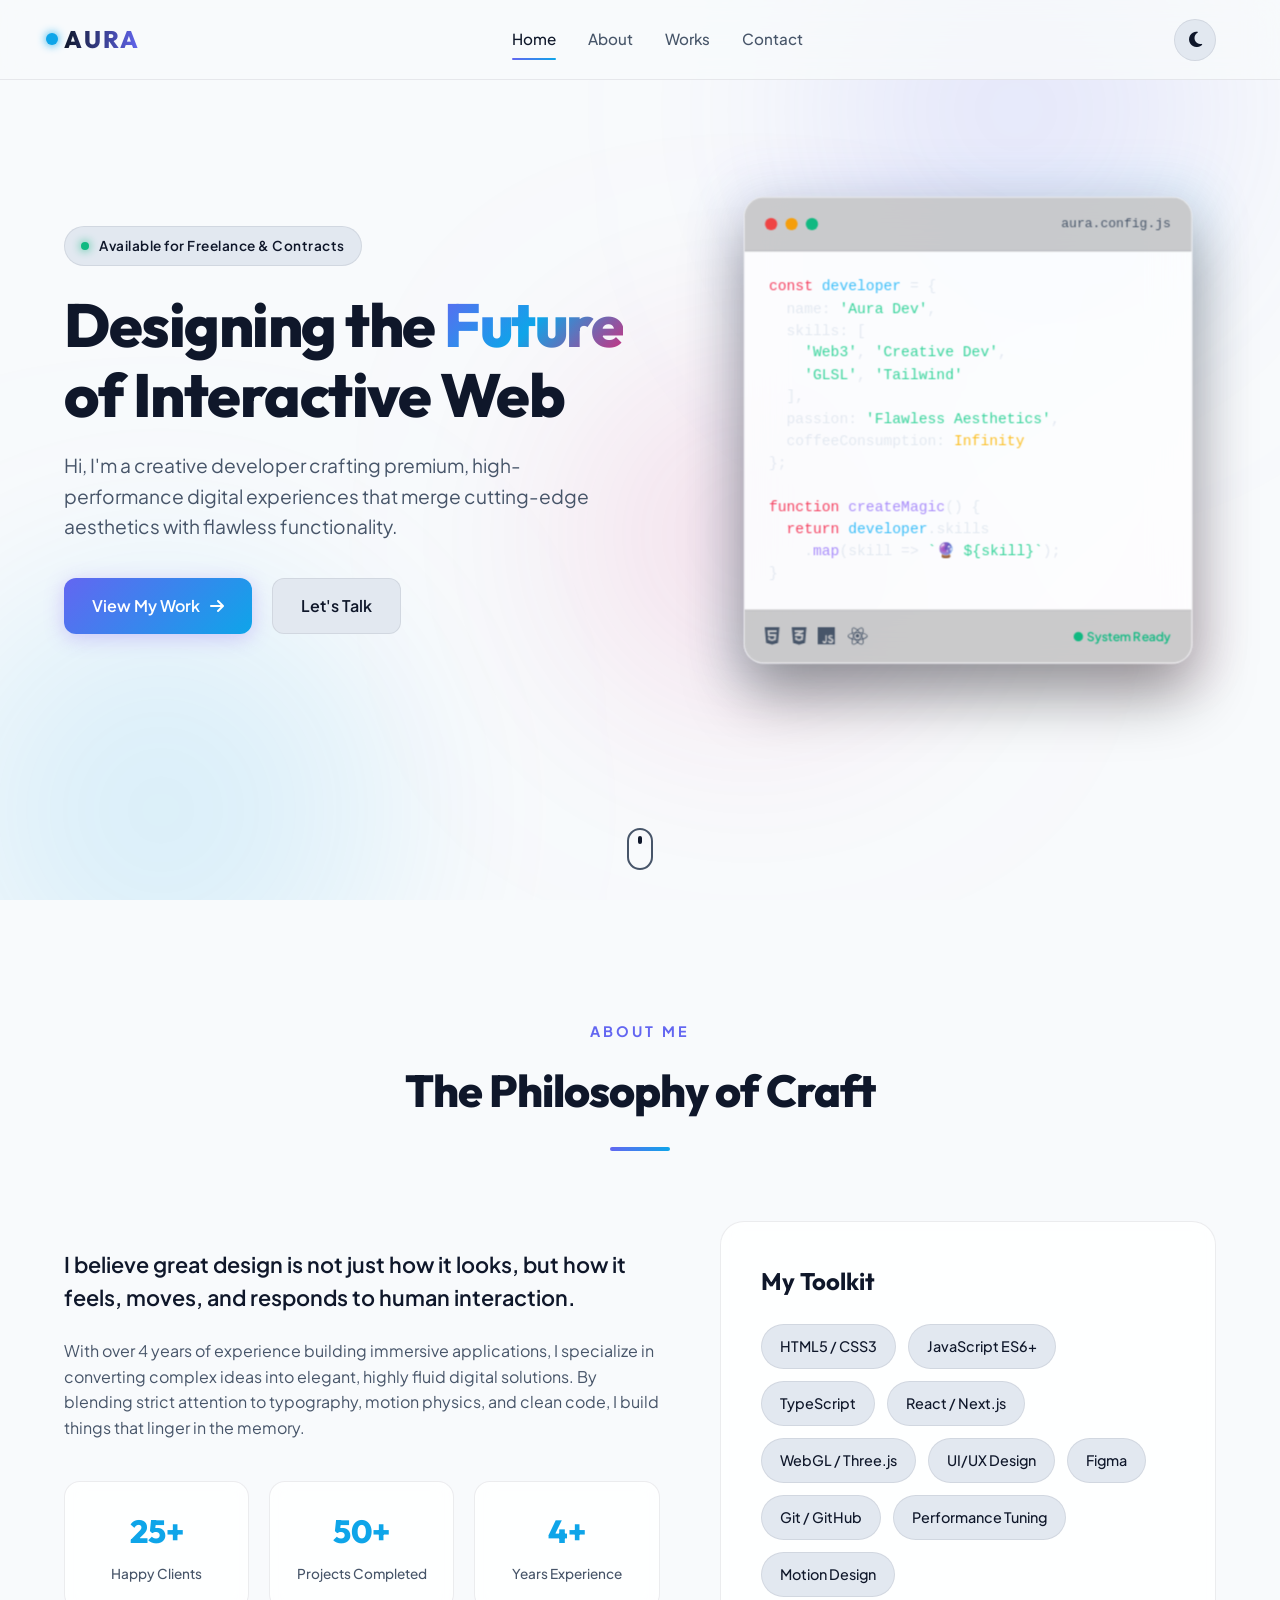
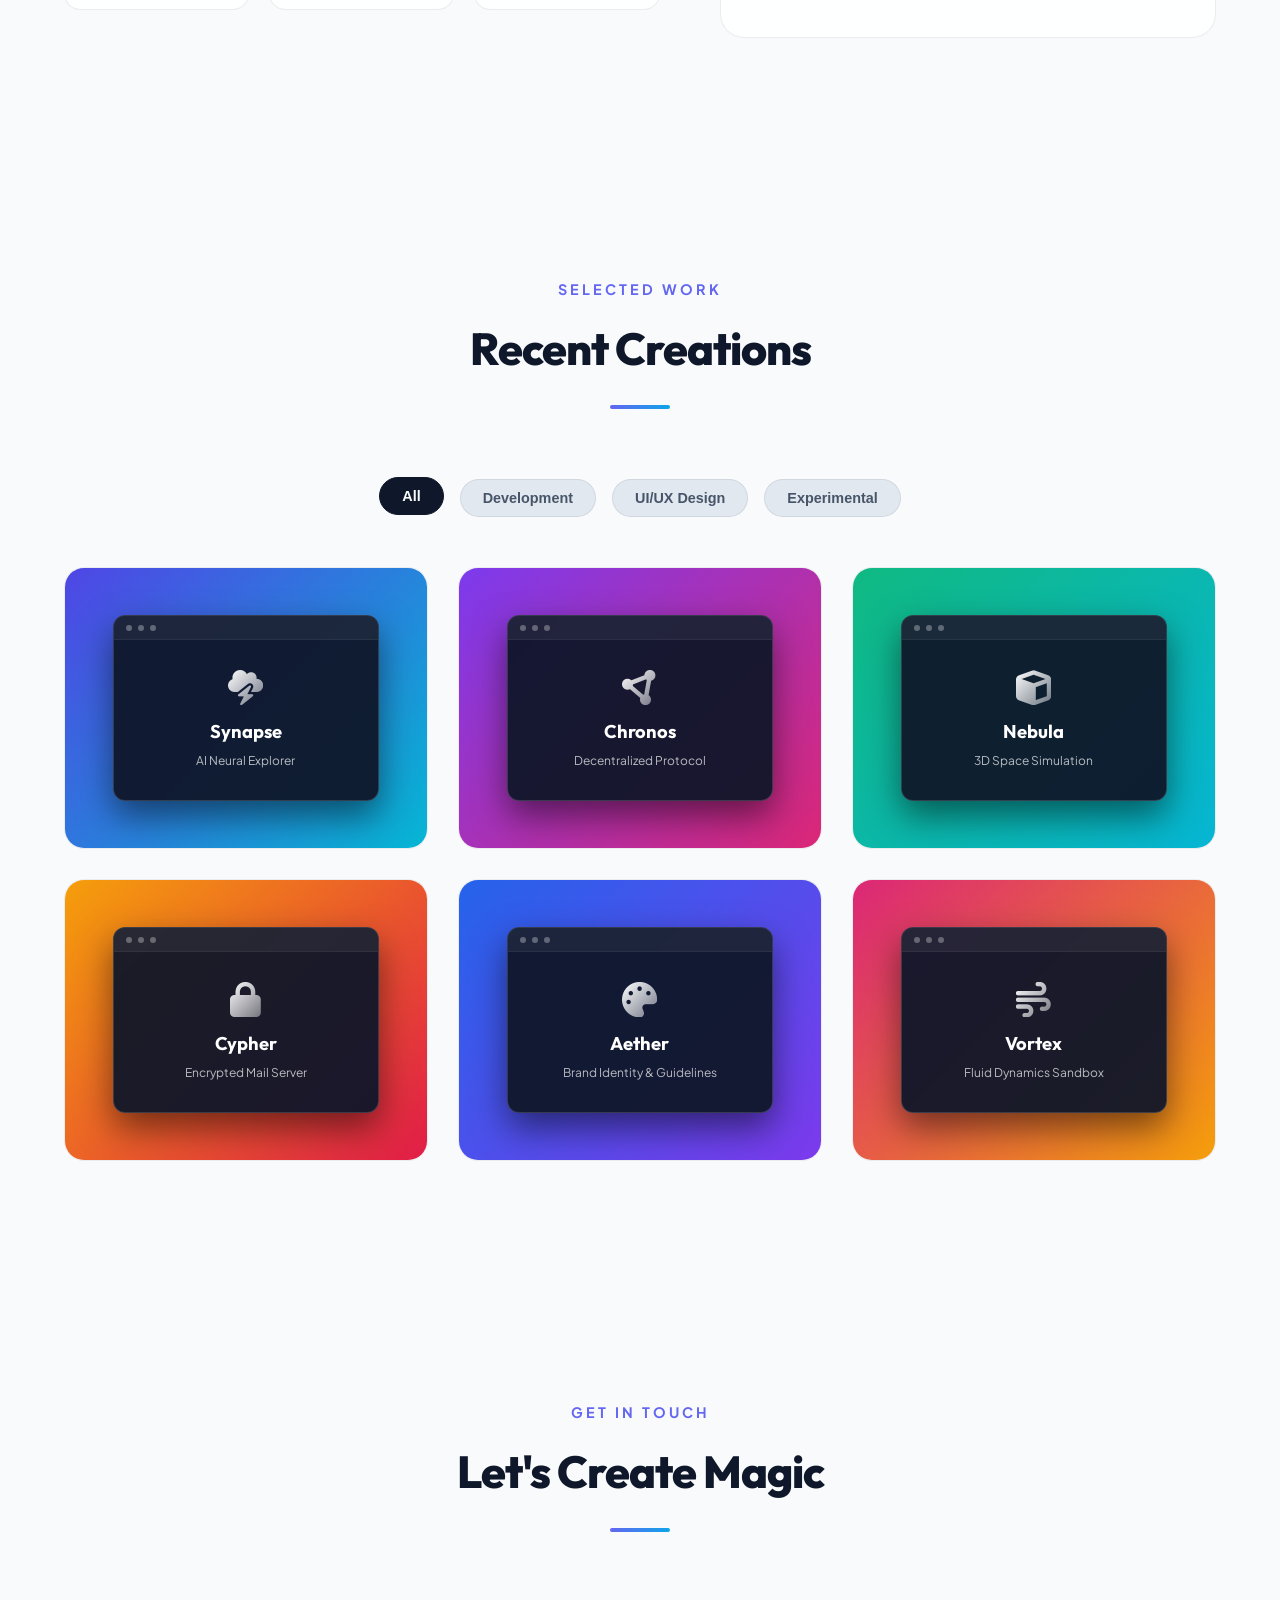
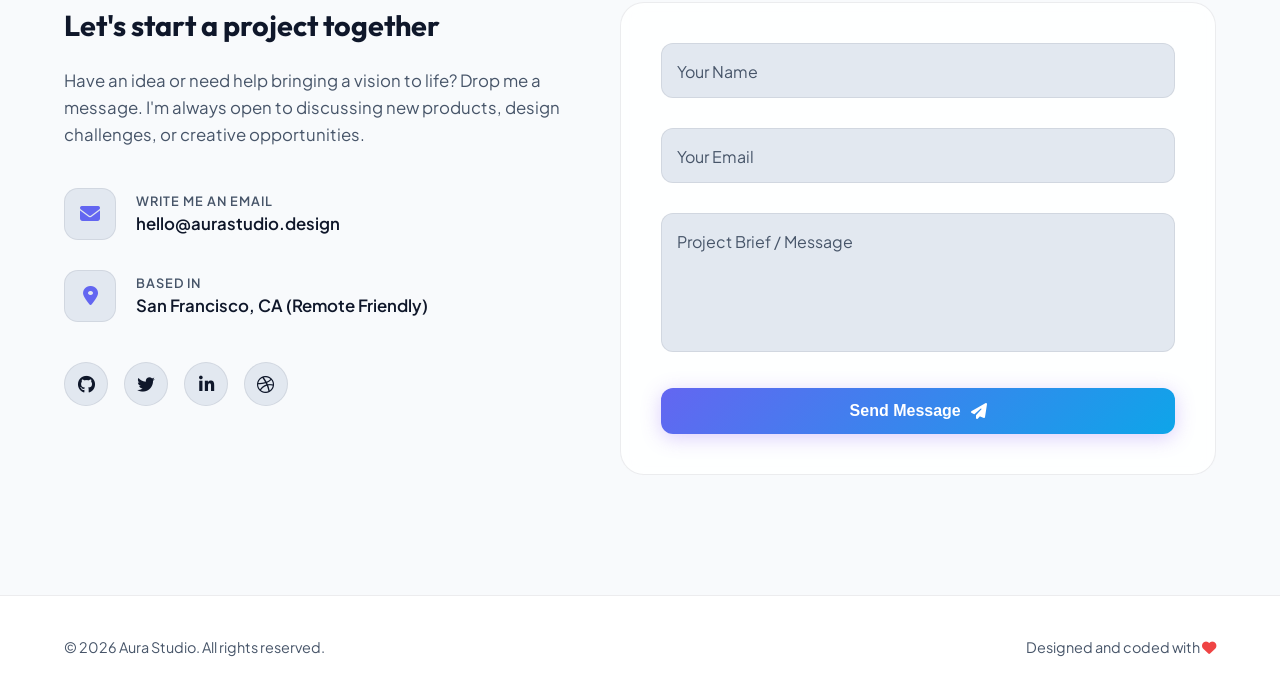
<file: index.html>
<!DOCTYPE html>
<html lang="en" data-theme="dark">
<head>
    <meta charset="UTF-8">
    <meta name="viewport" content="width=device-width, initial-scale=1.0">
    <meta name="description" content="A premium, interactive digital portfolio showcase. Discover cutting-edge design, immersive web experiences, and creative engineering.">
    <title>Aura — Premium Creative Portfolio</title>
    <!-- Google Fonts -->
    <link rel="preconnect" href="https://fonts.googleapis.com">
    <link rel="preconnect" href="https://fonts.gstatic.com" crossorigin>
    <link href="https://fonts.googleapis.com/css2?family=Outfit:wght@300;400;600;800&family=Plus+Jakarta+Sans:wght@300;400;500;700&display=swap" rel="stylesheet">
    <!-- FontAwesome for Icons -->
    <link rel="stylesheet" href="https://cdnjs.cloudflare.com/ajax/libs/font-awesome/6.4.0/css/all.min.css">
    <!-- Custom CSS -->
    <link rel="stylesheet" href="styles.css">
</head>
<body>
    <!-- Glow Cursor Tracker Background -->
    <div class="cursor-glow" id="cursor-glow"></div>

    <!-- Background Orbs -->
    <div class="orb-container">
        <div class="orb orb-1"></div>
        <div class="orb orb-2"></div>
        <div class="orb orb-3"></div>
    </div>

    <!-- Navigation Header -->
    <header class="navbar">
        <div class="nav-container">
            <a href="#" class="nav-logo">
                <span class="logo-glow"></span>
                <span class="logo-text">AURA</span>
            </a>
            <nav class="nav-menu" id="nav-menu">
                <a href="#hero" class="nav-link active">Home</a>
                <a href="#about" class="nav-link">About</a>
                <a href="#works" class="nav-link">Works</a>
                <a href="#contact" class="nav-link">Contact</a>
            </nav>
            <div class="nav-actions">
                <button id="theme-toggle" class="theme-toggle-btn" aria-label="Toggle Theme">
                    <i class="fa-solid fa-moon"></i>
                </button>
                <button class="mobile-menu-btn" id="mobile-menu-btn" aria-label="Open Menu">
                    <span class="bar"></span>
                    <span class="bar"></span>
                    <span class="bar"></span>
                </button>
            </div>
        </div>
    </header>

    <!-- Main Content -->
    <main>
        <!-- Hero Section -->
        <section id="hero" class="hero-section">
            <div class="hero-container">
                <div class="hero-text-content">
                    <div class="hero-tag">
                        <span class="tag-dot"></span>
                        <span class="tag-text">Available for Freelance & Contracts</span>
                    </div>
                    <h1 class="hero-title">
                        Designing the <span class="gradient-text">Future</span> of Interactive Web
                    </h1>
                    <p class="hero-subtitle">
                        Hi, I'm a creative developer crafting premium, high-performance digital experiences that merge cutting-edge aesthetics with flawless functionality.
                    </p>
                    <div class="hero-cta-group">
                        <a href="#works" class="btn btn-primary">
                            <span>View My Work</span>
                            <i class="fa-solid fa-arrow-right"></i>
                        </a>
                        <a href="#contact" class="btn btn-secondary">
                            <span>Let's Talk</span>
                        </a>
                    </div>
                </div>

                <div class="hero-visual-content">
                    <div class="card-3d-wrapper" id="card-3d">
                        <div class="card-3d-glow"></div>
                        <div class="card-3d-inner">
                            <div class="card-header">
                                <div class="window-dots">
                                    <span class="dot red"></span>
                                    <span class="dot yellow"></span>
                                    <span class="dot green"></span>
                                </div>
                                <span class="card-path">aura.config.js</span>
                            </div>
                            <div class="card-body">
                                <pre><code><span class="code-keyword">const</span> <span class="code-variable">developer</span> = {
  name: <span class="code-string">'Aura Dev'</span>,
  skills: [
    <span class="code-string">'Web3'</span>, <span class="code-string">'Creative Dev'</span>, 
    <span class="code-string">'GLSL'</span>, <span class="code-string">'Tailwind'</span>
  ],
  passion: <span class="code-string">'Flawless Aesthetics'</span>,
  coffeeConsumption: <span class="code-number">Infinity</span>
};

<span class="code-keyword">function</span> <span class="code-function">createMagic</span>() {
  <span class="code-keyword">return</span> <span class="code-variable">developer</span>.skills
    .<span class="code-function">map</span>(skill => <span class="code-string">`🔮 ${skill}`</span>);
}</code></pre>
                            </div>
                            <div class="card-footer">
                                <div class="tech-stack-icons">
                                    <i class="fa-brands fa-html5"></i>
                                    <i class="fa-brands fa-css3-alt"></i>
                                    <i class="fa-brands fa-js"></i>
                                    <i class="fa-brands fa-react"></i>
                                </div>
                                <span class="card-status">● System Ready</span>
                            </div>
                        </div>
                    </div>
                </div>
            </div>
            <div class="scroll-indicator">
                <a href="#about" aria-label="Scroll Down">
                    <span class="mouse-icon">
                        <span class="wheel"></span>
                    </span>
                </a>
            </div>
        </section>

        <!-- About Section -->
        <section id="about" class="about-section">
            <div class="section-container">
                <div class="section-header">
                    <span class="section-pretitle">About Me</span>
                    <h2 class="section-title">The Philosophy of Craft</h2>
                    <div class="section-line"></div>
                </div>

                <div class="about-grid">
                    <div class="about-text">
                        <p class="about-desc-highlight">
                            I believe great design is not just how it looks, but how it feels, moves, and responds to human interaction.
                        </p>
                        <p class="about-desc">
                            With over 4 years of experience building immersive applications, I specialize in converting complex ideas into elegant, highly fluid digital solutions. By blending strict attention to typography, motion physics, and clean code, I build things that linger in the memory.
                        </p>
                        <div class="stats-grid">
                            <div class="stat-card">
                                <h3 class="stat-number">25+</h3>
                                <p class="stat-label">Happy Clients</p>
                            </div>
                            <div class="stat-card">
                                <h3 class="stat-number">50+</h3>
                                <p class="stat-label">Projects Completed</p>
                            </div>
                            <div class="stat-card">
                                <h3 class="stat-number">4+</h3>
                                <p class="stat-label">Years Experience</p>
                            </div>
                        </div>
                    </div>

                    <div class="skills-showcase">
                        <div class="skills-card">
                            <h3>My Toolkit</h3>
                            <div class="skill-tags">
                                <span class="skill-tag">HTML5 / CSS3</span>
                                <span class="skill-tag">JavaScript ES6+</span>
                                <span class="skill-tag">TypeScript</span>
                                <span class="skill-tag">React / Next.js</span>
                                <span class="skill-tag">WebGL / Three.js</span>
                                <span class="skill-tag">UI/UX Design</span>
                                <span class="skill-tag">Figma</span>
                                <span class="skill-tag">Git / GitHub</span>
                                <span class="skill-tag">Performance Tuning</span>
                                <span class="skill-tag">Motion Design</span>
                            </div>
                        </div>
                    </div>
                </div>
            </div>
        </section>

        <!-- Works Section -->
        <section id="works" class="works-section">
            <div class="section-container">
                <div class="section-header">
                    <span class="section-pretitle">Selected Work</span>
                    <h2 class="section-title">Recent Creations</h2>
                    <div class="section-line"></div>
                </div>

                <!-- Filters -->
                <div class="works-filters">
                    <button class="filter-btn active" data-filter="all">All</button>
                    <button class="filter-btn" data-filter="development">Development</button>
                    <button class="filter-btn" data-filter="design">UI/UX Design</button>
                    <button class="filter-btn" data-filter="experimental">Experimental</button>
                </div>

                <!-- Works Grid -->
                <div class="works-grid" id="works-grid">
                    <!-- Project 1 -->
                    <div class="work-card" data-category="development" data-id="1">
                        <div class="work-img-wrapper">
                            <!-- Instead of placeholder, we use custom styling with CSS gradient & design elements -->
                            <div class="project-preview-mockup p1-bg">
                                <div class="mockup-content">
                                    <div class="mockup-header">
                                        <span></span><span></span><span></span>
                                    </div>
                                    <div class="mockup-body">
                                        <i class="fa-solid fa-cloud-bolt"></i>
                                        <h4>Synapse</h4>
                                        <p>AI Neural Explorer</p>
                                    </div>
                                </div>
                            </div>
                            <div class="work-overlay">
                                <div class="work-details">
                                    <span class="work-category">Interactive Platform</span>
                                    <h3 class="work-title">Synapse AI Interface</h3>
                                </div>
                                <span class="work-action-btn">
                                    <i class="fa-solid fa-arrow-right"></i>
                                </span>
                            </div>
                        </div>
                    </div>

                    <!-- Project 2 -->
                    <div class="work-card" data-category="design" data-id="2">
                        <div class="work-img-wrapper">
                            <div class="project-preview-mockup p2-bg">
                                <div class="mockup-content">
                                    <div class="mockup-header">
                                        <span></span><span></span><span></span>
                                    </div>
                                    <div class="mockup-body">
                                        <i class="fa-solid fa-circle-nodes"></i>
                                        <h4>Chronos</h4>
                                        <p>Decentralized Protocol</p>
                                    </div>
                                </div>
                            </div>
                            <div class="work-overlay">
                                <div class="work-details">
                                    <span class="work-category">Web App Design</span>
                                    <h3 class="work-title">Chronos Finance</h3>
                                </div>
                                <span class="work-action-btn">
                                    <i class="fa-solid fa-arrow-right"></i>
                                </span>
                            </div>
                        </div>
                    </div>

                    <!-- Project 3 -->
                    <div class="work-card" data-category="experimental" data-id="3">
                        <div class="work-img-wrapper">
                            <div class="project-preview-mockup p3-bg">
                                <div class="mockup-content">
                                    <div class="mockup-header">
                                        <span></span><span></span><span></span>
                                    </div>
                                    <div class="mockup-body">
                                        <i class="fa-solid fa-cube"></i>
                                        <h4>Nebula</h4>
                                        <p>3D Space Simulation</p>
                                    </div>
                                </div>
                            </div>
                            <div class="work-overlay">
                                <div class="work-details">
                                    <span class="work-category">Three.js / GLSL</span>
                                    <h3 class="work-title">Nebula Dust Engine</h3>
                                </div>
                                <span class="work-action-btn">
                                    <i class="fa-solid fa-arrow-right"></i>
                                </span>
                            </div>
                        </div>
                    </div>

                    <!-- Project 4 -->
                    <div class="work-card" data-category="development" data-id="4">
                        <div class="work-img-wrapper">
                            <div class="project-preview-mockup p4-bg">
                                <div class="mockup-content">
                                    <div class="mockup-header">
                                        <span></span><span></span><span></span>
                                    </div>
                                    <div class="mockup-body">
                                        <i class="fa-solid fa-lock"></i>
                                        <h4>Cypher</h4>
                                        <p>Encrypted Mail Server</p>
                                    </div>
                                </div>
                            </div>
                            <div class="work-overlay">
                                <div class="work-details">
                                    <span class="work-category">System Architecture</span>
                                    <h3 class="work-title">Cypher Suite</h3>
                                </div>
                                <span class="work-action-btn">
                                    <i class="fa-solid fa-arrow-right"></i>
                                </span>
                            </div>
                        </div>
                    </div>

                    <!-- Project 5 -->
                    <div class="work-card" data-category="design" data-id="5">
                        <div class="work-img-wrapper">
                            <div class="project-preview-mockup p5-bg">
                                <div class="mockup-content">
                                    <div class="mockup-header">
                                        <span></span><span></span><span></span>
                                    </div>
                                    <div class="mockup-body">
                                        <i class="fa-solid fa-palette"></i>
                                        <h4>Aether</h4>
                                        <p>Brand Identity & Guidelines</p>
                                    </div>
                                </div>
                            </div>
                            <div class="work-overlay">
                                <div class="work-details">
                                    <span class="work-category">Branding / Identity</span>
                                    <h3 class="work-title">Aether Studios</h3>
                                </div>
                                <span class="work-action-btn">
                                    <i class="fa-solid fa-arrow-right"></i>
                                </span>
                            </div>
                        </div>
                    </div>

                    <!-- Project 6 -->
                    <div class="work-card" data-category="experimental" data-id="6">
                        <div class="work-img-wrapper">
                            <div class="project-preview-mockup p6-bg">
                                <div class="mockup-content">
                                    <div class="mockup-header">
                                        <span></span><span></span><span></span>
                                    </div>
                                    <div class="mockup-body">
                                        <i class="fa-solid fa-wind"></i>
                                        <h4>Vortex</h4>
                                        <p>Fluid Dynamics Sandbox</p>
                                    </div>
                                </div>
                            </div>
                            <div class="work-overlay">
                                <div class="work-details">
                                    <span class="work-category">Creative Engineering</span>
                                    <h3 class="work-title">Vortex Sandbox</h3>
                                </div>
                                <span class="work-action-btn">
                                    <i class="fa-solid fa-arrow-right"></i>
                                </span>
                            </div>
                        </div>
                    </div>
                </div>
            </div>
        </section>

        <!-- Contact Section -->
        <section id="contact" class="contact-section">
            <div class="section-container">
                <div class="section-header">
                    <span class="section-pretitle">Get In Touch</span>
                    <h2 class="section-title">Let's Create Magic</h2>
                    <div class="section-line"></div>
                </div>

                <div class="contact-wrapper">
                    <div class="contact-info">
                        <h3>Let's start a project together</h3>
                        <p>Have an idea or need help bringing a vision to life? Drop me a message. I'm always open to discussing new products, design challenges, or creative opportunities.</p>
                        
                        <div class="info-list">
                            <div class="info-item">
                                <div class="info-icon">
                                    <i class="fa-solid fa-envelope"></i>
                                </div>
                                <div class="info-details">
                                    <span>Write me an email</span>
                                    <a href="mailto:hello@aurastudio.design">hello@aurastudio.design</a>
                                </div>
                            </div>
                            <div class="info-item">
                                <div class="info-icon">
                                    <i class="fa-solid fa-location-dot"></i>
                                </div>
                                <div class="info-details">
                                    <span>Based in</span>
                                    <span>San Francisco, CA (Remote Friendly)</span>
                                </div>
                            </div>
                        </div>

                        <div class="social-links">
                            <a href="#" class="social-icon" aria-label="GitHub"><i class="fa-brands fa-github"></i></a>
                            <a href="#" class="social-icon" aria-label="Twitter"><i class="fa-brands fa-twitter"></i></a>
                            <a href="#" class="social-icon" aria-label="LinkedIn"><i class="fa-brands fa-linkedin-in"></i></a>
                            <a href="#" class="social-icon" aria-label="Dribbble"><i class="fa-brands fa-dribbble"></i></a>
                        </div>
                    </div>

                    <div class="contact-form-container">
                        <form id="contact-form" class="contact-form" autocomplete="off" action="https://api.web3forms.com/submit" method="POST">
                            <input type="hidden" name="access_key" value="1857d102-84dd-4168-8d1b-c0e908287c9c">
                            <div class="form-group">
                                <input type="text" id="name" name="name" required placeholder=" ">
                                <label for="name">Your Name</label>
                                <span class="input-glow"></span>
                            </div>
                            <div class="form-group">
                                <input type="email" id="email" name="email" required placeholder=" ">
                                <label for="email">Your Email</label>
                                <span class="input-glow"></span>
                            </div>
                            <div class="form-group">
                                <textarea id="message" name="message" required rows="5" placeholder=" "></textarea>
                                <label for="message">Project Brief / Message</label>
                                <span class="input-glow"></span>
                            </div>
                            <button type="submit" class="btn btn-primary btn-submit">
                                <span>Send Message</span>
                                <i class="fa-solid fa-paper-plane"></i>
                            </button>
                            <div id="form-feedback" class="form-feedback"></div>
                        </form>
                    </div>
                </div>
            </div>
        </section>
    </main>

    <!-- Footer -->
    <footer class="footer">
        <div class="footer-container">
            <p>&copy; 2026 Aura Studio. All rights reserved.</p>
            <p>Designed and coded with <i class="fa-solid fa-heart footer-heart"></i></p>
        </div>
    </footer>

    <!-- Details Modal (for works detail viewer) -->
    <div class="modal" id="project-modal" aria-hidden="true">
        <div class="modal-backdrop" id="modal-backdrop"></div>
        <div class="modal-content">
            <button class="modal-close" id="modal-close" aria-label="Close Modal">
                <i class="fa-solid fa-xmark"></i>
            </button>
            <div class="modal-body" id="modal-body">
                <!-- Injected dynamically via script -->
            </div>
        </div>
    </div>

    <!-- Custom JS -->
    <script src="script.js"></script>
</body>
</html>
</file>
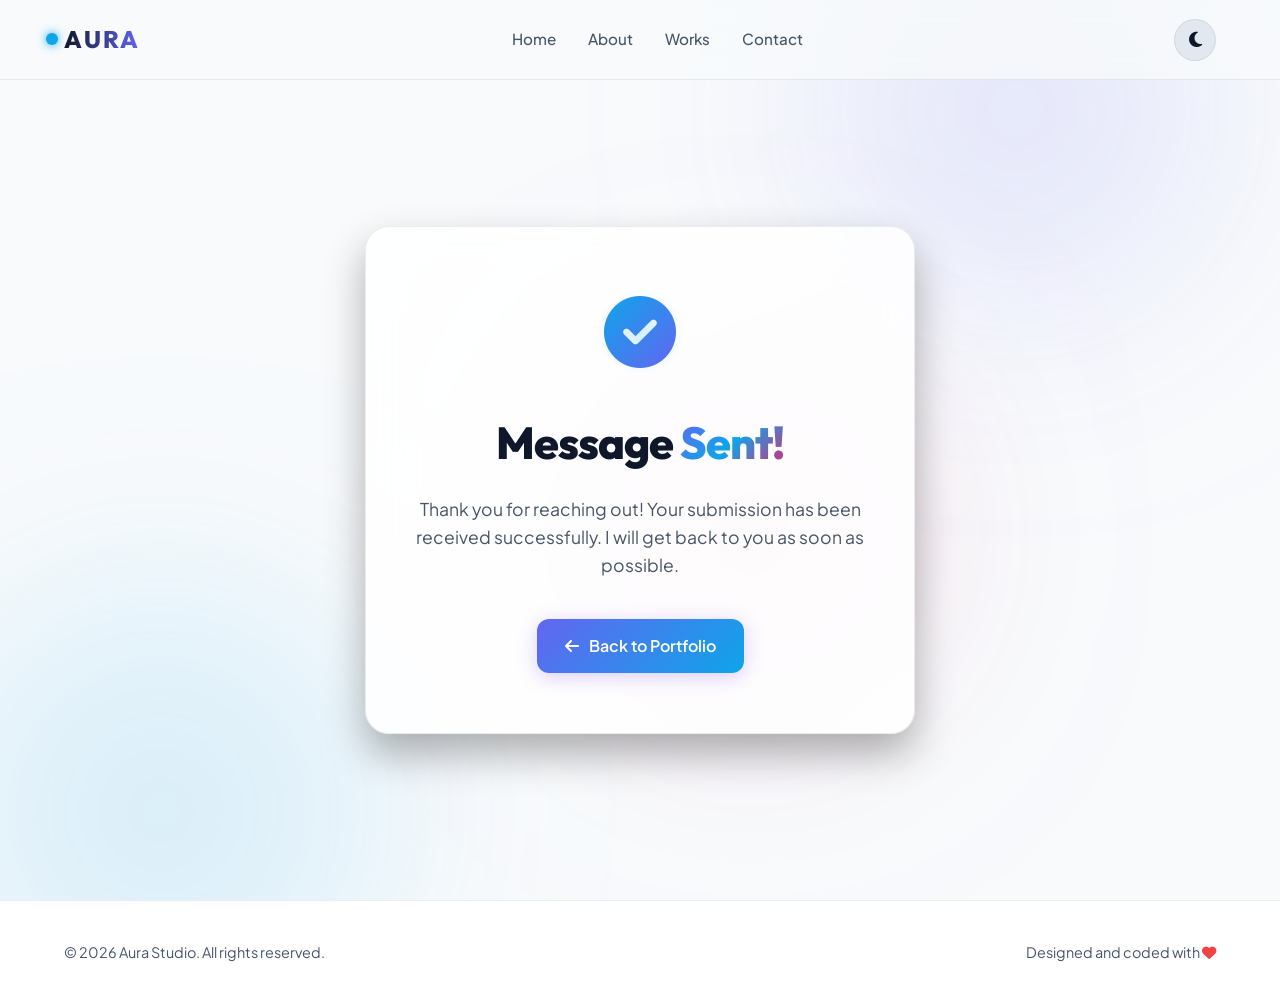
<file: thankyou.html>
<!DOCTYPE html>
<html lang="en" data-theme="dark">
<head>
    <meta charset="UTF-8">
    <meta name="viewport" content="width=device-width, initial-scale=1.0">
    <meta name="description" content="Thank you for contacting Aura Studio. Your message has been sent successfully.">
    <title>Thank You — Aura Studio</title>
    <!-- Google Fonts -->
    <link rel="preconnect" href="https://fonts.googleapis.com">
    <link rel="preconnect" href="https://fonts.gstatic.com" crossorigin>
    <link href="https://fonts.googleapis.com/css2?family=Outfit:wght@300;400;600;800&family=Plus+Jakarta+Sans:wght@300;400;500;700&display=swap" rel="stylesheet">
    <!-- FontAwesome for Icons -->
    <link rel="stylesheet" href="https://cdnjs.cloudflare.com/ajax/libs/font-awesome/6.4.0/css/all.min.css">
    <!-- Custom CSS -->
    <link rel="stylesheet" href="styles.css">
    <!-- Inline script to apply theme immediately before render -->
    <script>
        const savedTheme = localStorage.getItem('theme');
        const systemPrefersDark = window.matchMedia('(prefers-color-scheme: dark)').matches;
        const initialTheme = savedTheme || (systemPrefersDark ? 'dark' : 'light');
        document.documentElement.setAttribute('data-theme', initialTheme);
    </script>
</head>
<body>
    <!-- Glow Cursor Tracker Background -->
    <div class="cursor-glow" id="cursor-glow"></div>

    <!-- Background Orbs -->
    <div class="orb-container">
        <div class="orb orb-1"></div>
        <div class="orb orb-2"></div>
        <div class="orb orb-3"></div>
    </div>

    <!-- Navigation Header -->
    <header class="navbar">
        <div class="nav-container">
            <a href="index.html" class="nav-logo">
                <span class="logo-glow"></span>
                <span class="logo-text">AURA</span>
            </a>
            <nav class="nav-menu" id="nav-menu">
                <a href="index.html#hero" class="nav-link">Home</a>
                <a href="index.html#about" class="nav-link">About</a>
                <a href="index.html#works" class="nav-link">Works</a>
                <a href="index.html#contact" class="nav-link">Contact</a>
            </nav>
            <div class="nav-actions">
                <button id="theme-toggle" class="theme-toggle-btn" aria-label="Toggle Theme">
                    <i class="fa-solid fa-moon"></i>
                </button>
            </div>
        </div>
    </header>

    <!-- Success Message Section -->
    <main class="success-page-container">
        <div class="success-card">
            <div class="success-icon-wrapper">
                <div class="success-icon-glow"></div>
                <i class="fa-solid fa-circle-check success-icon"></i>
            </div>
            <h1 class="success-title">Message <span class="gradient-text">Sent!</span></h1>
            <p class="success-message">
                Thank you for reaching out! Your submission has been received successfully. I will get back to you as soon as possible.
            </p>
            <div class="success-actions">
                <a href="index.html" class="btn btn-primary">
                    <i class="fa-solid fa-arrow-left"></i>
                    <span>Back to Portfolio</span>
                </a>
            </div>
        </div>
    </main>

    <!-- Footer -->
    <footer class="footer">
        <div class="footer-container">
            <p>&copy; 2026 Aura Studio. All rights reserved.</p>
            <p>Designed and coded with <i class="fa-solid fa-heart footer-heart"></i></p>
        </div>
    </footer>

    <!-- Interactive script specific to Thank You page -->
    <script>
        document.addEventListener('DOMContentLoaded', () => {
            // Theme Toggle Logic
            const themeToggleBtn = document.getElementById('theme-toggle');
            const htmlElement = document.documentElement;
            
            function updateThemeIcon(theme) {
                const icon = themeToggleBtn.querySelector('i');
                if (theme === 'dark') {
                    icon.className = 'fa-solid fa-sun';
                } else {
                    icon.className = 'fa-solid fa-moon';
                }
            }

            // Sync icon on load
            const currentTheme = htmlElement.getAttribute('data-theme');
            updateThemeIcon(currentTheme);

            themeToggleBtn.addEventListener('click', () => {
                const activeTheme = htmlElement.getAttribute('data-theme');
                const newTheme = activeTheme === 'dark' ? 'light' : 'dark';
                
                htmlElement.setAttribute('data-theme', newTheme);
                localStorage.setItem('theme', newTheme);
                updateThemeIcon(newTheme);
                
                themeToggleBtn.style.transform = 'scale(0.85) rotate(45deg)';
                setTimeout(() => {
                    themeToggleBtn.style.transform = '';
                }, 150);
            });

            // Cursor glow tracking
            const cursorGlow = document.getElementById('cursor-glow');
            document.addEventListener('mousemove', (e) => {
                requestAnimationFrame(() => {
                    cursorGlow.style.left = `${e.clientX}px`;
                    cursorGlow.style.top = `${e.clientY}px`;
                });
            });
        });
    </script>
</body>
</html>
</file>
<file: styles.css>
/* Modern Premium CSS Reset and Variables */
:root {
    /* Fonts */
    --font-heading: 'Outfit', 'Plus Jakarta Sans', sans-serif;
    --font-body: 'Plus Jakarta Sans', sans-serif;
    
    /* Transitions */
    --transition-smooth: all 0.4s cubic-bezier(0.16, 1, 0.3, 1);
    --transition-bounce: all 0.6s cubic-bezier(0.34, 1.56, 0.64, 1);
    
    /* Layout */
    --max-width: 1200px;
    --header-height: 80px;

    /* Theme colors: Dark (default) */
    --bg-primary: #080710;
    --bg-secondary: #0f0e1a;
    --bg-tertiary: #17152a;
    --text-primary: #f8fafc;
    --text-secondary: #94a3b8;
    --accent-primary: #8b5cf6;
    --accent-secondary: #06b6d4;
    --accent-pink: #ec4899;
    --accent-glow: rgba(139, 92, 246, 0.35);
    --accent-glow-sec: rgba(6, 182, 212, 0.35);
    --navbar-bg: rgba(8, 7, 16, 0.75);
    --card-bg: rgba(15, 14, 26, 0.7);
    --border-color: rgba(255, 255, 255, 0.08);
    --card-glow-opacity: 0.15;
}

[data-theme="light"] {
    /* Theme colors: Light */
    --bg-primary: #f8fafc;
    --bg-secondary: #ffffff;
    --bg-tertiary: #e2e8f0;
    --text-primary: #0f172a;
    --text-secondary: #475569;
    --accent-primary: #6366f1;
    --accent-secondary: #0ea5e9;
    --accent-pink: #db2777;
    --accent-glow: rgba(99, 102, 241, 0.18);
    --accent-glow-sec: rgba(14, 165, 233, 0.18);
    --navbar-bg: rgba(248, 250, 252, 0.8);
    --card-bg: rgba(255, 255, 255, 0.85);
    --border-color: rgba(15, 23, 42, 0.08);
    --card-glow-opacity: 0.08;
}

/* Base Styles */
* {
    margin: 0;
    padding: 0;
    box-sizing: border-box;
    scroll-behavior: smooth;
}

body {
    background-color: var(--bg-primary);
    color: var(--text-primary);
    font-family: var(--font-body);
    line-height: 1.6;
    overflow-x: hidden;
    transition: background-color 0.4s ease, color 0.4s ease;
}

/* Custom Scrollbar */
::-webkit-scrollbar {
    width: 8px;
}
::-webkit-scrollbar-track {
    background: var(--bg-primary);
}
::-webkit-scrollbar-thumb {
    background: var(--bg-tertiary);
    border-radius: 10px;
    border: 2px solid var(--bg-primary);
}
::-webkit-scrollbar-thumb:hover {
    background: var(--accent-primary);
}

/* Helper Utilities */
.container {
    width: 100%;
    max-width: var(--max-width);
    margin: 0 auto;
    padding: 0 24px;
}

.gradient-text {
    background: linear-gradient(135deg, var(--accent-primary) 0%, var(--accent-secondary) 50%, var(--accent-pink) 100%);
    -webkit-background-clip: text;
    -webkit-text-fill-color: transparent;
    background-clip: text;
}

/* Background Animated Orbs */
.orb-container {
    position: fixed;
    top: 0;
    left: 0;
    width: 100%;
    height: 100%;
    z-index: -2;
    overflow: hidden;
    pointer-events: none;
}

.orb {
    position: absolute;
    border-radius: 50%;
    filter: blur(100px);
    opacity: 0.25;
    mix-blend-mode: screen;
    pointer-events: none;
    transition: all 0.8s ease;
}

[data-theme="light"] .orb {
    opacity: 0.12;
    mix-blend-mode: multiply;
}

.orb-1 {
    width: 400px;
    height: 400px;
    background: var(--accent-primary);
    top: -10%;
    right: 5%;
    animation: floatOrb1 25s infinite alternate ease-in-out;
}

.orb-2 {
    width: 450px;
    height: 450px;
    background: var(--accent-secondary);
    bottom: -15%;
    left: -5%;
    animation: floatOrb2 30s infinite alternate ease-in-out;
}

.orb-3 {
    width: 350px;
    height: 350px;
    background: var(--accent-pink);
    top: 40%;
    left: 45%;
    animation: floatOrb3 20s infinite alternate ease-in-out;
}

@keyframes floatOrb1 {
    0% { transform: translate(0, 0) scale(1); }
    100% { transform: translate(-80px, 80px) scale(1.15); }
}

@keyframes floatOrb2 {
    0% { transform: translate(0, 0) scale(1); }
    100% { transform: translate(100px, -100px) scale(0.9); }
}

@keyframes floatOrb3 {
    0% { transform: translate(0, 0) scale(1); }
    100% { transform: translate(-50px, -50px) scale(1.2); }
}

/* Custom Interactive Cursor Glow */
.cursor-glow {
    position: fixed;
    top: 0;
    left: 0;
    width: 500px;
    height: 500px;
    background: radial-gradient(circle, var(--accent-glow) 0%, rgba(0,0,0,0) 70%);
    border-radius: 50%;
    pointer-events: none;
    z-index: -1;
    transform: translate(-50%, -50%);
    opacity: 0;
    transition: opacity 0.5s ease;
}

body:hover .cursor-glow {
    opacity: 0.5;
}

/* Header & Glassmorphism Navigation */
.navbar {
    position: fixed;
    top: 0;
    left: 0;
    width: 100%;
    height: var(--header-height);
    background-color: var(--navbar-bg);
    backdrop-filter: blur(16px);
    -webkit-backdrop-filter: blur(16px);
    border-bottom: 1px solid var(--border-color);
    z-index: 100;
    transition: var(--transition-smooth);
}

.nav-container {
    max-width: var(--max-width);
    height: 100%;
    margin: 0 auto;
    padding: 0 24px;
    display: flex;
    justify-content: space-between;
    align-items: center;
}

.nav-logo {
    display: flex;
    align-items: center;
    text-decoration: none;
    position: relative;
    font-family: var(--font-heading);
    font-weight: 800;
    font-size: 1.5rem;
    letter-spacing: 2px;
    color: var(--text-primary);
}

.logo-text {
    z-index: 1;
    background: linear-gradient(90deg, var(--text-primary), var(--accent-primary));
    -webkit-background-clip: text;
    -webkit-text-fill-color: transparent;
}

.logo-glow {
    position: absolute;
    width: 12px;
    height: 12px;
    background: var(--accent-secondary);
    border-radius: 50%;
    left: -18px;
    box-shadow: 0 0 10px var(--accent-secondary);
    animation: logoPulse 2s infinite alternate;
}

@keyframes logoPulse {
    0% { transform: scale(0.8); opacity: 0.5; }
    100% { transform: scale(1.2); opacity: 1; }
}

.nav-menu {
    display: flex;
    gap: 32px;
}

.nav-link {
    text-decoration: none;
    color: var(--text-secondary);
    font-weight: 500;
    font-size: 0.95rem;
    transition: var(--transition-smooth);
    position: relative;
    padding: 8px 0;
}

.nav-link:hover, .nav-link.active {
    color: var(--text-primary);
}

.nav-link::after {
    content: '';
    position: absolute;
    bottom: 0;
    left: 0;
    width: 0;
    height: 2px;
    background: linear-gradient(90deg, var(--accent-primary), var(--accent-secondary));
    transition: var(--transition-smooth);
    border-radius: 2px;
}

.nav-link:hover::after, .nav-link.active::after {
    width: 100%;
}

.nav-actions {
    display: flex;
    align-items: center;
    gap: 20px;
}

/* Theme Toggle Button */
.theme-toggle-btn {
    background: var(--bg-tertiary);
    border: 1px solid var(--border-color);
    color: var(--text-primary);
    width: 42px;
    height: 42px;
    border-radius: 50%;
    cursor: pointer;
    display: flex;
    justify-content: center;
    align-items: center;
    transition: var(--transition-bounce);
    font-size: 1.1rem;
}

.theme-toggle-btn:hover {
    transform: scale(1.1) rotate(15deg);
    background: var(--accent-primary);
    color: white;
    box-shadow: 0 0 15px var(--accent-glow);
}

/* Mobile Menu Button */
.mobile-menu-btn {
    display: none;
    flex-direction: column;
    justify-content: space-between;
    width: 30px;
    height: 20px;
    background: transparent;
    border: none;
    cursor: pointer;
    z-index: 101;
}

.mobile-menu-btn .bar {
    width: 100%;
    height: 2px;
    background-color: var(--text-primary);
    transition: var(--transition-smooth);
    border-radius: 2px;
}

/* Hero Section */
.hero-section {
    position: relative;
    min-height: 100vh;
    padding-top: var(--header-height);
    display: flex;
    align-items: center;
    justify-content: center;
    overflow: hidden;
}

.hero-container {
    max-width: var(--max-width);
    margin: 0 auto;
    padding: 40px 24px;
    display: grid;
    grid-template-columns: 1.2fr 1fr;
    gap: 60px;
    align-items: center;
}

.hero-text-content {
    display: flex;
    flex-direction: column;
    align-items: flex-start;
}

.hero-tag {
    display: flex;
    align-items: center;
    gap: 10px;
    background: var(--bg-tertiary);
    border: 1px solid var(--border-color);
    padding: 8px 16px;
    border-radius: 100px;
    margin-bottom: 24px;
    backdrop-filter: blur(10px);
}

.tag-dot {
    width: 8px;
    height: 8px;
    background-color: #10b981;
    border-radius: 50%;
    box-shadow: 0 0 10px #10b981;
    animation: blink 1.5s infinite ease-in-out;
}

@keyframes blink {
    0%, 100% { opacity: 0.3; }
    50% { opacity: 1; }
}

.tag-text {
    font-size: 0.85rem;
    font-weight: 600;
    color: var(--text-primary);
    letter-spacing: 0.5px;
}

.hero-title {
    font-family: var(--font-heading);
    font-size: 3.8rem;
    font-weight: 800;
    line-height: 1.15;
    margin-bottom: 20px;
    letter-spacing: -1.5px;
}

.hero-subtitle {
    font-size: 1.2rem;
    color: var(--text-secondary);
    margin-bottom: 36px;
    max-width: 540px;
}

.hero-cta-group {
    display: flex;
    gap: 20px;
    width: 100%;
}

/* Button UI styling */
.btn {
    display: inline-flex;
    align-items: center;
    gap: 10px;
    padding: 14px 28px;
    border-radius: 12px;
    font-weight: 600;
    font-size: 1rem;
    cursor: pointer;
    transition: var(--transition-bounce);
    text-decoration: none;
}

.btn-primary {
    background: linear-gradient(135deg, var(--accent-primary) 0%, var(--accent-secondary) 100%);
    color: #ffffff;
    border: none;
    box-shadow: 0 4px 20px rgba(139, 92, 246, 0.3);
}

.btn-primary:hover {
    transform: translateY(-4px);
    box-shadow: 0 8px 30px rgba(139, 92, 246, 0.5);
}

.btn-secondary {
    background: var(--bg-tertiary);
    color: var(--text-primary);
    border: 1px solid var(--border-color);
}

.btn-secondary:hover {
    background: var(--border-color);
    transform: translateY(-4px);
}

/* 3D Showcase Card in Hero */
.hero-visual-content {
    display: flex;
    justify-content: center;
    align-items: center;
    perspective: 1000px;
}

.card-3d-wrapper {
    position: relative;
    width: 100%;
    max-width: 440px;
    transform-style: preserve-3d;
    transition: transform 0.15s ease-out;
}

.card-3d-glow {
    position: absolute;
    top: -5%;
    left: -5%;
    width: 110%;
    height: 110%;
    background: linear-gradient(135deg, var(--accent-primary), var(--accent-secondary), var(--accent-pink));
    border-radius: 24px;
    filter: blur(25px);
    opacity: var(--card-glow-opacity);
    z-index: -1;
    transition: var(--transition-smooth);
}

.card-3d-inner {
    position: relative;
    background: var(--card-bg);
    border: 1px solid var(--border-color);
    backdrop-filter: blur(20px);
    -webkit-backdrop-filter: blur(20px);
    border-radius: 20px;
    overflow: hidden;
    box-shadow: 0 30px 60px rgba(0, 0, 0, 0.4);
    transform: translateZ(20px);
}

.card-header {
    background: rgba(0, 0, 0, 0.2);
    padding: 16px 20px;
    border-bottom: 1px solid var(--border-color);
    display: flex;
    justify-content: space-between;
    align-items: center;
}

.window-dots {
    display: flex;
    gap: 8px;
}

.window-dots .dot {
    width: 12px;
    height: 12px;
    border-radius: 50%;
}

.window-dots .dot.red { background-color: #ef4444; }
.window-dots .dot.yellow { background-color: #f59e0b; }
.window-dots .dot.green { background-color: #10b981; }

.card-path {
    font-family: monospace;
    font-size: 0.8rem;
    color: var(--text-secondary);
}

.card-body {
    padding: 24px;
    font-family: 'Courier New', Courier, monospace;
    font-size: 0.9rem;
    color: #e2e8f0;
    line-height: 1.5;
}

.card-body pre {
    overflow-x: auto;
}

.code-keyword { color: #f43f5e; }
.code-variable { color: #38bdf8; }
.code-string { color: #34d399; }
.code-number { color: #fbbf24; }
.code-function { color: #a78bfa; }

.card-footer {
    background: rgba(0, 0, 0, 0.2);
    padding: 16px 20px;
    border-top: 1px solid var(--border-color);
    display: flex;
    justify-content: space-between;
    align-items: center;
}

.tech-stack-icons {
    display: flex;
    gap: 12px;
    font-size: 1.2rem;
    color: var(--text-secondary);
}

.card-status {
    font-size: 0.75rem;
    color: #10b981;
    font-weight: 600;
}

/* Scroll down indicator */
.scroll-indicator {
    position: absolute;
    bottom: 30px;
    left: 50%;
    transform: translateX(-50%);
    display: flex;
    justify-content: center;
    align-items: center;
}

.mouse-icon {
    width: 26px;
    height: 42px;
    border: 2px solid var(--text-secondary);
    border-radius: 20px;
    display: flex;
    justify-content: center;
    padding-top: 6px;
}

.mouse-icon .wheel {
    width: 4px;
    height: 8px;
    background-color: var(--text-primary);
    border-radius: 2px;
    animation: scrollMouse 1.8s infinite ease-in-out;
}

@keyframes scrollMouse {
    0% { transform: translateY(0); opacity: 1; }
    100% { transform: translateY(14px); opacity: 0; }
}

/* Section Common Layout */
section {
    padding: 120px 0;
    position: relative;
}

.section-container {
    max-width: var(--max-width);
    margin: 0 auto;
    padding: 0 24px;
}

.section-header {
    display: flex;
    flex-direction: column;
    align-items: center;
    text-align: center;
    margin-bottom: 70px;
}

.section-pretitle {
    font-size: 0.9rem;
    font-weight: 700;
    text-transform: uppercase;
    letter-spacing: 3px;
    color: var(--accent-primary);
    margin-bottom: 12px;
}

.section-title {
    font-family: var(--font-heading);
    font-size: 2.8rem;
    font-weight: 800;
    letter-spacing: -1px;
    margin-bottom: 20px;
}

.section-line {
    width: 60px;
    height: 4px;
    background: linear-gradient(90deg, var(--accent-primary), var(--accent-secondary));
    border-radius: 2px;
}

/* About Section CSS */
.about-grid {
    display: grid;
    grid-template-columns: 1.2fr 1fr;
    gap: 60px;
    align-items: center;
}

.about-desc-highlight {
    font-size: 1.35rem;
    font-weight: 600;
    color: var(--text-primary);
    margin-bottom: 24px;
    line-height: 1.5;
}

.about-desc {
    color: var(--text-secondary);
    margin-bottom: 40px;
}

.stats-grid {
    display: grid;
    grid-template-columns: repeat(3, 1fr);
    gap: 20px;
}

.stat-card {
    background: var(--card-bg);
    border: 1px solid var(--border-color);
    padding: 24px;
    border-radius: 16px;
    text-align: center;
    backdrop-filter: blur(10px);
}

.stat-number {
    font-family: var(--font-heading);
    font-size: 2rem;
    font-weight: 800;
    color: var(--accent-secondary);
    margin-bottom: 6px;
}

.stat-label {
    font-size: 0.85rem;
    color: var(--text-secondary);
    font-weight: 500;
}

.skills-showcase {
    display: flex;
    justify-content: center;
}

.skills-card {
    background: var(--card-bg);
    border: 1px solid var(--border-color);
    padding: 40px;
    border-radius: 24px;
    width: 100%;
    backdrop-filter: blur(10px);
}

.skills-card h3 {
    font-family: var(--font-heading);
    font-size: 1.5rem;
    margin-bottom: 24px;
    font-weight: 700;
}

.skill-tags {
    display: flex;
    flex-wrap: wrap;
    gap: 12px;
}

.skill-tag {
    background: var(--bg-tertiary);
    border: 1px solid var(--border-color);
    padding: 10px 18px;
    border-radius: 100px;
    font-size: 0.9rem;
    font-weight: 500;
    color: var(--text-primary);
    transition: var(--transition-bounce);
}

.skill-tag:hover {
    background: var(--accent-primary);
    color: white;
    transform: translateY(-3px) scale(1.05);
    box-shadow: 0 8px 20px var(--accent-glow);
}

/* Works Section Filters */
.works-filters {
    display: flex;
    justify-content: center;
    gap: 16px;
    margin-bottom: 50px;
    flex-wrap: wrap;
}

.filter-btn {
    background: var(--bg-tertiary);
    border: 1px solid var(--border-color);
    color: var(--text-secondary);
    padding: 10px 22px;
    border-radius: 100px;
    cursor: pointer;
    font-weight: 600;
    font-size: 0.9rem;
    transition: var(--transition-smooth);
}

.filter-btn:hover, .filter-btn.active {
    background: var(--text-primary);
    color: var(--bg-primary);
    border-color: var(--text-primary);
    transform: translateY(-2px);
}

/* Works Grid */
.works-grid {
    display: grid;
    grid-template-columns: repeat(3, 1fr);
    gap: 30px;
}

.work-card {
    border-radius: 20px;
    overflow: hidden;
    cursor: pointer;
    position: relative;
    background: var(--card-bg);
    border: 1px solid var(--border-color);
    transition: var(--transition-bounce);
}

.work-card:hover {
    transform: translateY(-10px);
    box-shadow: 0 20px 40px rgba(0, 0, 0, 0.3);
}

.work-img-wrapper {
    position: relative;
    width: 100%;
    height: 280px;
    overflow: hidden;
}

/* Mockup CSS items replaces dynamic image placeholders */
.project-preview-mockup {
    width: 100%;
    height: 100%;
    display: flex;
    justify-content: center;
    align-items: center;
    position: relative;
    padding: 24px;
    transition: transform 0.6s cubic-bezier(0.16, 1, 0.3, 1);
}

.work-card:hover .project-preview-mockup {
    transform: scale(1.1);
}

/* Mockup Gradients & Backgrounds */
.p1-bg { background: linear-gradient(135deg, #4f46e5, #06b6d4); }
.p2-bg { background: linear-gradient(135deg, #7c3aed, #db2777); }
.p3-bg { background: linear-gradient(135deg, #10b981, #06b6d4); }
.p4-bg { background: linear-gradient(135deg, #f59e0b, #e11d48); }
.p5-bg { background: linear-gradient(135deg, #2563eb, #7c3aed); }
.p6-bg { background: linear-gradient(135deg, #db2777, #f59e0b); }

.mockup-content {
    width: 85%;
    height: 80%;
    background: rgba(15, 23, 42, 0.95);
    border-radius: 12px;
    border: 1px solid rgba(255, 255, 255, 0.15);
    box-shadow: 0 15px 35px rgba(0,0,0,0.5);
    overflow: hidden;
    display: flex;
    flex-direction: column;
}

.mockup-header {
    height: 24px;
    background: rgba(255, 255, 255, 0.05);
    display: flex;
    align-items: center;
    gap: 6px;
    padding: 0 12px;
    border-bottom: 1px solid rgba(255, 255, 255, 0.05);
}

.mockup-header span {
    width: 6px;
    height: 6px;
    border-radius: 50%;
    background: rgba(255, 255, 255, 0.3);
}

.mockup-body {
    flex-grow: 1;
    display: flex;
    flex-direction: column;
    justify-content: center;
    align-items: center;
    color: white;
    text-align: center;
    padding: 16px;
}

.mockup-body i {
    font-size: 2.2rem;
    margin-bottom: 12px;
    background: linear-gradient(135deg, #ffffff, rgba(255, 255, 255, 0.4));
    -webkit-background-clip: text;
    -webkit-text-fill-color: transparent;
}

.mockup-body h4 {
    font-family: var(--font-heading);
    font-size: 1.15rem;
    font-weight: 700;
    margin-bottom: 4px;
}

.mockup-body p {
    font-size: 0.75rem;
    opacity: 0.7;
}

/* Works Overlays */
.work-overlay {
    position: absolute;
    bottom: 0;
    left: 0;
    width: 100%;
    height: 100%;
    background: linear-gradient(0deg, rgba(8, 7, 16, 0.95) 0%, rgba(8, 7, 16, 0.4) 60%, rgba(0, 0, 0, 0) 100%);
    display: flex;
    justify-content: space-between;
    align-items: flex-end;
    padding: 24px;
    opacity: 0;
    transform: translateY(10px);
    transition: var(--transition-smooth);
}

.work-card:hover .work-overlay {
    opacity: 1;
    transform: translateY(0);
}

.work-details {
    display: flex;
    flex-direction: column;
    gap: 4px;
}

.work-category {
    font-size: 0.8rem;
    font-weight: 700;
    text-transform: uppercase;
    letter-spacing: 1.5px;
    color: var(--accent-secondary);
}

.work-title {
    font-family: var(--font-heading);
    font-size: 1.25rem;
    font-weight: 700;
    color: #ffffff;
}

.work-action-btn {
    width: 44px;
    height: 44px;
    background: #ffffff;
    color: #080710;
    border-radius: 50%;
    display: flex;
    justify-content: center;
    align-items: center;
    font-size: 1rem;
    transition: var(--transition-bounce);
}

.work-card:hover .work-action-btn {
    transform: rotate(-45deg);
}

/* Contact Section CSS */
.contact-wrapper {
    display: grid;
    grid-template-columns: 1fr 1.2fr;
    gap: 60px;
    align-items: start;
}

.contact-info h3 {
    font-family: var(--font-heading);
    font-size: 1.8rem;
    margin-bottom: 20px;
    font-weight: 700;
}

.contact-info p {
    color: var(--text-secondary);
    margin-bottom: 40px;
    font-size: 1.05rem;
}

.info-list {
    display: flex;
    flex-direction: column;
    gap: 30px;
    margin-bottom: 40px;
}

.info-item {
    display: flex;
    align-items: center;
    gap: 20px;
}

.info-icon {
    width: 52px;
    height: 52px;
    background: var(--bg-tertiary);
    border: 1px solid var(--border-color);
    border-radius: 14px;
    display: flex;
    justify-content: center;
    align-items: center;
    color: var(--accent-primary);
    font-size: 1.25rem;
}

.info-details {
    display: flex;
    flex-direction: column;
}

.info-details span:first-child {
    font-size: 0.8rem;
    color: var(--text-secondary);
    font-weight: 600;
    text-transform: uppercase;
    letter-spacing: 1px;
}

.info-details a, .info-details span:last-child {
    font-size: 1.05rem;
    font-weight: 600;
    color: var(--text-primary);
    text-decoration: none;
    transition: var(--transition-smooth);
}

.info-details a:hover {
    color: var(--accent-secondary);
}

.social-links {
    display: flex;
    gap: 16px;
}

.social-icon {
    width: 44px;
    height: 44px;
    background: var(--bg-tertiary);
    border: 1px solid var(--border-color);
    color: var(--text-primary);
    border-radius: 50%;
    display: flex;
    justify-content: center;
    align-items: center;
    text-decoration: none;
    transition: var(--transition-bounce);
    font-size: 1.1rem;
}

.social-icon:hover {
    transform: translateY(-4px);
    background: var(--accent-primary);
    color: white;
    box-shadow: 0 8px 20px var(--accent-glow);
}

/* Beautiful Floating Label Form fields */
.contact-form-container {
    background: var(--card-bg);
    border: 1px solid var(--border-color);
    padding: 40px;
    border-radius: 24px;
    backdrop-filter: blur(10px);
}

.form-group {
    position: relative;
    margin-bottom: 30px;
}

.form-group input, .form-group textarea {
    width: 100%;
    padding: 16px;
    background: var(--bg-tertiary);
    border: 1px solid var(--border-color);
    border-radius: 12px;
    color: var(--text-primary);
    font-family: inherit;
    font-size: 1rem;
    outline: none;
    transition: var(--transition-smooth);
}

.form-group textarea {
    resize: none;
}

.form-group label {
    position: absolute;
    left: 16px;
    top: 16px;
    color: var(--text-secondary);
    transition: var(--transition-smooth);
    pointer-events: none;
    font-size: 1rem;
}

/* Dynamic float label styles */
.form-group input:focus ~ label,
.form-group input:not(:placeholder-shown) ~ label,
.form-group textarea:focus ~ label,
.form-group textarea:not(:placeholder-shown) ~ label {
    top: -12px;
    left: 10px;
    font-size: 0.8rem;
    padding: 2px 8px;
    background: var(--accent-primary);
    color: white;
    border-radius: 4px;
    font-weight: 600;
}

.input-glow {
    position: absolute;
    bottom: 0;
    left: 50%;
    width: 0;
    height: 2px;
    background: linear-gradient(90deg, var(--accent-primary), var(--accent-secondary));
    transition: var(--transition-smooth);
    transform: translateX(-50%);
}

.form-group input:focus ~ .input-glow,
.form-group textarea:focus ~ .input-glow {
    width: 100%;
}

.form-group input:focus, .form-group textarea:focus {
    border-color: rgba(139, 92, 246, 0.4);
}

.btn-submit {
    width: 100%;
    justify-content: center;
    border: none;
}

.form-feedback {
    margin-top: 20px;
    padding: 12px;
    border-radius: 8px;
    font-size: 0.9rem;
    text-align: center;
    display: none;
}

.form-feedback.success {
    display: block;
    background: rgba(16, 185, 129, 0.15);
    color: #10b981;
    border: 1px solid rgba(16, 185, 129, 0.3);
}

.form-feedback.error {
    display: block;
    background: rgba(239, 68, 68, 0.15);
    color: #ef4444;
    border: 1px solid rgba(239, 68, 68, 0.3);
}

/* Footer styling */
.footer {
    padding: 40px 0;
    border-top: 1px solid var(--border-color);
    text-align: center;
    background: var(--bg-secondary);
}

.footer-container {
    max-width: var(--max-width);
    margin: 0 auto;
    padding: 0 24px;
    display: flex;
    justify-content: space-between;
    align-items: center;
    flex-wrap: wrap;
    gap: 20px;
}

.footer p {
    color: var(--text-secondary);
    font-size: 0.9rem;
}

.footer-heart {
    color: #ef4444;
    animation: heartPulse 1.2s infinite;
}

@keyframes heartPulse {
    0%, 100% { transform: scale(1); }
    50% { transform: scale(1.15); }
}

/* Modal Popup styling */
.modal {
    position: fixed;
    top: 0;
    left: 0;
    width: 100%;
    height: 100%;
    z-index: 1000;
    display: flex;
    justify-content: center;
    align-items: center;
    opacity: 0;
    pointer-events: none;
    transition: opacity 0.4s ease;
}

.modal.active {
    opacity: 1;
    pointer-events: auto;
}

.modal-backdrop {
    position: absolute;
    width: 100%;
    height: 100%;
    background: rgba(0, 0, 0, 0.8);
    backdrop-filter: blur(12px);
}

.modal-content {
    position: relative;
    background: var(--bg-secondary);
    border: 1px solid var(--border-color);
    width: 90%;
    max-width: 700px;
    border-radius: 24px;
    padding: 40px;
    z-index: 1001;
    transform: scale(0.9);
    transition: transform 0.4s cubic-bezier(0.16, 1, 0.3, 1);
    box-shadow: 0 30px 60px rgba(0, 0, 0, 0.6);
}

.modal.active .modal-content {
    transform: scale(1);
}

.modal-close {
    position: absolute;
    top: 24px;
    right: 24px;
    background: var(--bg-tertiary);
    border: 1px solid var(--border-color);
    color: var(--text-primary);
    width: 36px;
    height: 36px;
    border-radius: 50%;
    cursor: pointer;
    display: flex;
    justify-content: center;
    align-items: center;
    font-size: 1.1rem;
    transition: var(--transition-bounce);
}

.modal-close:hover {
    background: #ef4444;
    color: white;
    transform: scale(1.1) rotate(90deg);
}

/* Inside modal template details */
.modal-project-details {
    display: flex;
    flex-direction: column;
    gap: 24px;
}

.modal-project-img {
    width: 100%;
    height: 250px;
    border-radius: 16px;
    overflow: hidden;
}

.modal-project-img .project-preview-mockup {
    padding: 0;
}

.modal-project-info h3 {
    font-family: var(--font-heading);
    font-size: 2rem;
    font-weight: 800;
    margin-bottom: 10px;
}

.modal-project-tags {
    display: flex;
    gap: 10px;
    flex-wrap: wrap;
    margin-bottom: 20px;
}

.modal-project-tags span {
    font-size: 0.8rem;
    background: var(--bg-tertiary);
    border: 1px solid var(--border-color);
    padding: 6px 14px;
    border-radius: 100px;
    font-weight: 600;
    color: var(--accent-secondary);
}

.modal-project-desc {
    color: var(--text-secondary);
    line-height: 1.7;
    margin-bottom: 30px;
}

.modal-cta-group {
    display: flex;
    gap: 16px;
}

/* Responsiveness adjustments */
@media (max-width: 1024px) {
    .hero-title {
        font-size: 3rem;
    }
    .hero-container, .about-grid, .contact-wrapper {
        grid-template-columns: 1fr;
        gap: 50px;
    }
    .hero-text-content {
        align-items: center;
        text-align: center;
    }
    .hero-subtitle {
        margin-left: auto;
        margin-right: auto;
    }
    .hero-cta-group {
        justify-content: center;
    }
    .hero-visual-content {
        order: -1;
    }
    .works-grid {
        grid-template-columns: repeat(2, 1fr);
    }
}

@media (max-width: 768px) {
    :root {
        --header-height: 70px;
    }
    .navbar {
        padding: 0;
    }
    .mobile-menu-btn {
        display: flex;
    }
    .nav-menu {
        position: fixed;
        top: var(--header-height);
        left: 0;
        width: 100%;
        height: calc(100vh - var(--header-height));
        background: var(--bg-secondary);
        flex-direction: column;
        align-items: center;
        justify-content: center;
        gap: 40px;
        transform: translateY(-150%);
        transition: transform 0.5s cubic-bezier(0.16, 1, 0.3, 1);
        border-bottom: 1px solid var(--border-color);
    }
    .nav-menu.open {
        transform: translateY(0);
    }
    .nav-link {
        font-size: 1.3rem;
    }
    .mobile-menu-btn.open .bar:nth-child(1) {
        transform: translateY(9px) rotate(45deg);
    }
    .mobile-menu-btn.open .bar:nth-child(2) {
        opacity: 0;
    }
    .mobile-menu-btn.open .bar:nth-child(3) {
        transform: translateY(-9px) rotate(-45deg);
    }
    .hero-title {
        font-size: 2.4rem;
    }
    .works-grid {
        grid-template-columns: 1fr;
    }
    .stats-grid {
        grid-template-columns: 1fr;
    }
    .footer-container {
        flex-direction: column;
        text-align: center;
    }
}

/* ==========================================================================
   Success / Thank You Page Styles
   ========================================================================== */
.success-page-container {
    min-height: 100vh;
    display: flex;
    justify-content: center;
    align-items: center;
    padding: calc(var(--header-height) + 40px) 24px 60px;
    position: relative;
    overflow: hidden;
}

.success-card {
    background: var(--card-bg);
    backdrop-filter: blur(20px);
    -webkit-backdrop-filter: blur(20px);
    border: 1px solid var(--border-color);
    padding: 60px 40px;
    border-radius: 24px;
    width: 100%;
    max-width: 550px;
    text-align: center;
    box-shadow: 0 20px 40px rgba(0, 0, 0, 0.3);
    position: relative;
    z-index: 1;
    animation: successCardEntry 0.8s cubic-bezier(0.16, 1, 0.3, 1) forwards;
}

@keyframes successCardEntry {
    from {
        opacity: 0;
        transform: translateY(30px);
    }
    to {
        opacity: 1;
        transform: translateY(0);
    }
}

.success-icon-wrapper {
    position: relative;
    width: 90px;
    height: 90px;
    margin: 0 auto 30px;
    display: flex;
    justify-content: center;
    align-items: center;
}

.success-icon-glow {
    position: absolute;
    width: 100%;
    height: 100%;
    background: radial-gradient(circle, var(--accent-glow-sec) 0%, rgba(0,0,0,0) 70%);
    border-radius: 50%;
    animation: successPulse 2s infinite alternate ease-in-out;
}

@keyframes successPulse {
    from { transform: scale(0.9); opacity: 0.5; }
    to { transform: scale(1.25); opacity: 1; }
}

.success-icon {
    font-size: 4.5rem;
    background: linear-gradient(135deg, var(--accent-secondary) 0%, var(--accent-primary) 100%);
    -webkit-background-clip: text;
    -webkit-text-fill-color: transparent;
    background-clip: text;
    z-index: 1;
}

.success-title {
    font-family: var(--font-heading);
    font-size: 2.8rem;
    font-weight: 800;
    margin-bottom: 16px;
    letter-spacing: -1px;
}

.success-message {
    font-size: 1.1rem;
    color: var(--text-secondary);
    margin-bottom: 40px;
    line-height: 1.6;
}

.success-actions {
    display: flex;
    justify-content: center;
}

@media (max-width: 480px) {
    .success-card {
        padding: 40px 24px;
    }
    .success-title {
        font-size: 2.2rem;
    }
    .success-message {
        font-size: 1rem;
    }
}
</file>
